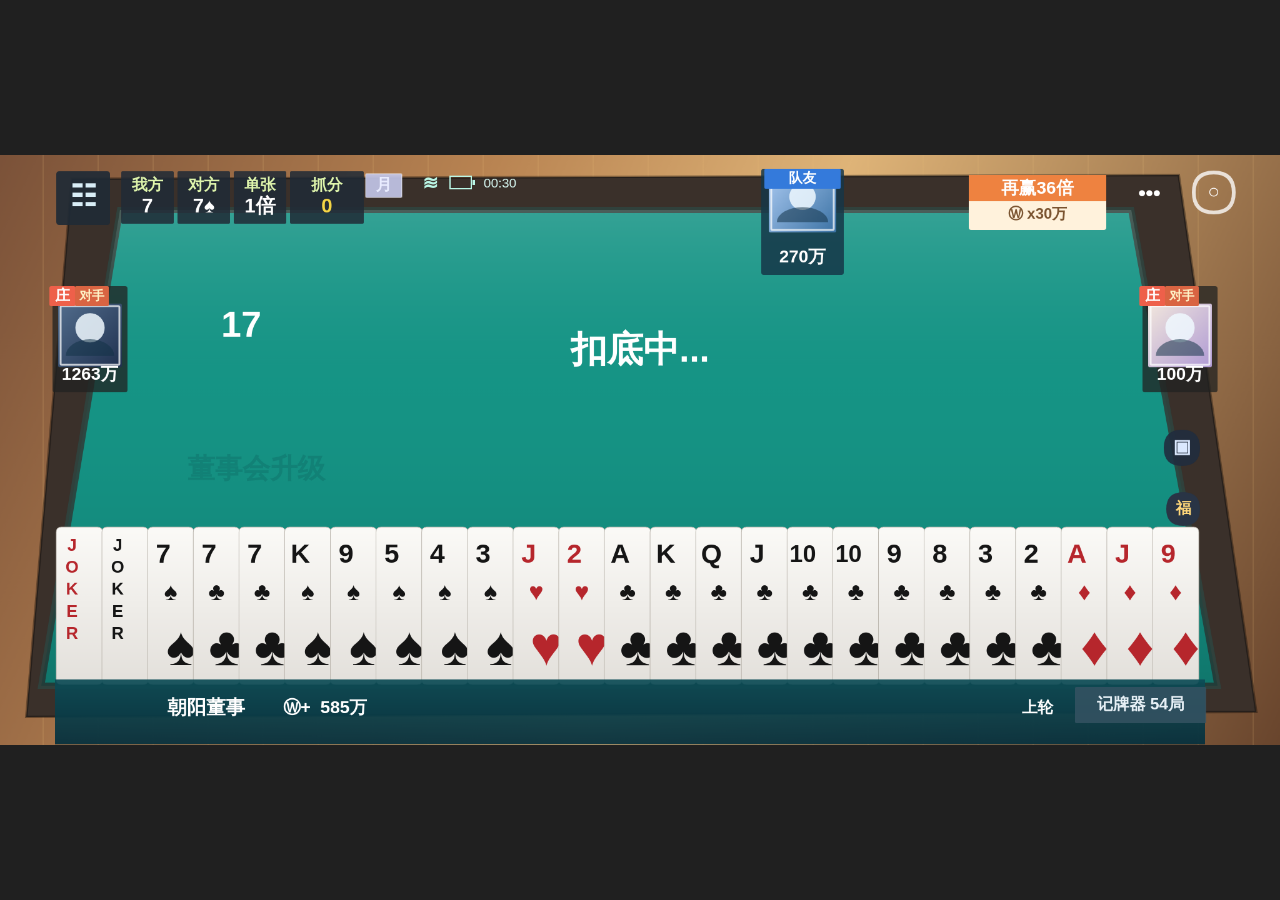
<file: boardroom-upgrade-miniprogram/_docs/preview-ui.html>
<!doctype html>
<html>
<head>
  <meta charset="utf-8">
  <meta name="viewport" content="width=device-width,initial-scale=1">
  <title>Boardroom Upgrade Minigame UI Preview</title>
  <style>
    html, body {
      margin: 0;
      width: 100%;
      height: 100%;
      background: #202020;
      display: grid;
      place-items: center;
    }
    canvas {
      width: min(100vw, 2048px);
      aspect-ratio: 2048 / 945;
      background: #111;
    }
  </style>
</head>
<body>
  <canvas id="preview" width="2048" height="945"></canvas>
  <script>
    const canvas = document.getElementById("preview");
    const ctx = canvas.getContext("2d");
    const s = 1, ox = 0, oy = 0;
    function rect(id,x,y,w,h){ return {id,x,y,w,h,right:x+w,bottom:y+h}; }
    function roundPath(x,y,w,h,r){ const rr=Math.min(r,w/2,h/2); ctx.beginPath(); ctx.moveTo(x+rr,y); ctx.lineTo(x+w-rr,y); ctx.quadraticCurveTo(x+w,y,x+w,y+rr); ctx.lineTo(x+w,y+h-rr); ctx.quadraticCurveTo(x+w,y+h,x+w-rr,y+h); ctx.lineTo(x+rr,y+h); ctx.quadraticCurveTo(x,y+h,x,y+h-rr); ctx.lineTo(x,y+rr); ctx.quadraticCurveTo(x,y,x+rr,y); ctx.closePath(); }
    function fillRound(b,r,c){ roundPath(b.x,b.y,b.w,b.h,r); ctx.fillStyle=c; ctx.fill(); }
    function strokeRound(b,r,c,l=1){ roundPath(b.x,b.y,b.w,b.h,r); ctx.strokeStyle=c; ctx.lineWidth=l; ctx.stroke(); }
    function text(v,x,y,size,c,align="center",weight="normal"){ ctx.font=`${weight} ${size}px Arial,sans-serif`; ctx.textAlign=align; ctx.textBaseline="middle"; ctx.fillStyle=c; ctx.fillText(String(v),x,y); }
    function fit(v,x,y,maxW,maxS,minS,c,align="center",weight="bold"){ let size=maxS; ctx.font=`${weight} ${size}px Arial,sans-serif`; while(size>minS && ctx.measureText(String(v)).width>maxW){size--; ctx.font=`${weight} ${size}px Arial,sans-serif`;} text(v,x,y,size,c,align,weight); }
    function poly(points, fill, stroke, line=1){ ctx.beginPath(); points.forEach((p,i)=>i?ctx.lineTo(p[0],p[1]):ctx.moveTo(p[0],p[1])); ctx.closePath(); if(fill){ctx.fillStyle=fill; ctx.fill();} if(stroke){ctx.strokeStyle=stroke; ctx.lineWidth=line; ctx.stroke();} }
    function drawCard(b, d){ const g=ctx.createLinearGradient(b.x,b.y,b.x,b.bottom); g.addColorStop(0,"#fbfaf7"); g.addColorStop(1,"#e3e0db"); fillRound(b,8,g); strokeRound(b,8,"#bdb8b0",1); const color=d[2]==="red"?"#b6262c":"#151515"; if(d[0]==="JOKER"){["J","O","K","E","R"].forEach((ch,i)=>text(ch,b.x+b.w*.34,b.y+b.h*(.12+i*.14),27,color,"center","bold"));} else {fit(d[0],b.x+b.w*.34,b.y+b.h*.18,b.w*.58,43,13,color); text(d[1],b.x+b.w*.5,b.y+b.h*.42,40,color,"center","bold"); if(b.w>58&&b.h>180) text(d[1],b.x+b.w*.72,b.y+b.h*.78,88,color,"center","bold");}}
    const hand=[["JOKER","","red"],["JOKER","","black"],["7","♠","black"],["7","♣","black"],["7","♣","black"],["K","♠","black"],["9","♠","black"],["5","♠","black"],["4","♠","black"],["3","♠","black"],["J","♥","red"],["2","♥","red"],["A","♣","black"],["K","♣","black"],["Q","♣","black"],["J","♣","black"],["10","♣","black"],["10","♣","black"],["9","♣","black"],["8","♣","black"],["3","♣","black"],["2","♣","black"],["A","♦","red"],["J","♦","red"],["9","♦","red"]];
    const bg=ctx.createLinearGradient(0,0,2048,945); bg.addColorStop(0,"#7b5239"); bg.addColorStop(.32,"#b98452"); bg.addColorStop(.55,"#dfb478"); bg.addColorStop(1,"#69452d"); ctx.fillStyle=bg; ctx.fillRect(0,0,2048,945);
    ctx.globalAlpha=.16; for(let x=-20;x<2120;x+=88){ctx.fillStyle=x%2?"#3f2418":"#e2b777"; ctx.fillRect(x,0,2,945);} ctx.globalAlpha=1;
    poly([[115,38],[1886,32],[2010,892],[42,900]],"#3a302a","rgba(0,0,0,.35)",4);
    poly([[192,88],[1810,88],[1948,850],[66,850]],"#169485","#30413c",10);
    const shade=ctx.createLinearGradient(0,0,0,945); shade.addColorStop(0,"rgba(255,255,255,.22)"); shade.addColorStop(.38,"rgba(18,150,135,.05)"); shade.addColorStop(1,"rgba(0,34,36,.36)"); poly([[192,88],[1810,88],[1948,850],[66,850]],shade,null);
    fillRound(rect("m",90,26,86,86),5,"rgba(32,43,54,.92)"); text("☷",133,69,48,"#d9eef7","center","bold");
    [["我方","7"],["对方","7♠"],["单张","1倍"],["抓分","0"]].forEach((p,i)=>{const b=rect("p",194+i*90,26,i===3?118:84,84); fillRound(b,2,"rgba(32,43,54,.86)"); fit(p[0],b.x+b.w/2,b.y+b.h*.27,b.w-8,25,11,"#dff5ac"); fit(p[1],b.x+b.w/2,b.y+b.h*.68,b.w-8,32,13,i===3?"#f4d545":"#fff");});
    fillRound(rect("month",585,30,58,38),2,"rgba(194,197,232,.92)"); strokeRound(rect("monthS",585,30,58,38),2,"rgba(255,255,255,.38)",2); text("月",614,49,26,"#e9ecff","center","bold"); text("≋",688,47,30,"#baf7e6","center","bold"); ctx.strokeStyle="#baf7e6"; ctx.lineWidth=2; ctx.strokeRect(720,34,34,20); ctx.fillStyle="#baf7e6"; ctx.fillRect(756,40,4,8); text("00:30",800,46,21,"#d5f5ef");
    fillRound(rect("promo",1550,32,220,88),4,"#fff2dc"); ctx.fillStyle="#ee8240"; ctx.fillRect(1550,32,220,42); fit("再赢36倍",1660,54,204,28,12,"#fff"); fit("Ⓦ x30万",1660,95,204,24,12,"#7a5430"); text("•••",1839,63,34,"#fff","center","bold"); strokeRound(rect("target",1910,28,64,64),32,"rgba(255,255,255,.78)",6); text("○",1942,60,32,"#fff","center","bold");
    fit("扣底中...",1024,315,520,58,22,"#fff");
    text("17",386,275,58,"#fff","center","bold");
    function avatarBox(a,t1,t2){ const g=ctx.createLinearGradient(a.x,a.y,a.right,a.bottom); g.addColorStop(0,t1); g.addColorStop(1,t2); fillRound(a,3,g); ctx.globalAlpha=.92; ctx.fillStyle="rgba(240,250,255,.92)"; ctx.beginPath(); ctx.arc(a.x+a.w*.5,a.y+a.h*.38,Math.min(a.w,a.h)*.23,0,Math.PI*2); ctx.fill(); ctx.fillStyle="rgba(18,49,71,.58)"; ctx.beginPath(); ctx.ellipse(a.x+a.w*.5,a.y+a.h*.82,a.w*.38,a.h*.26,0,Math.PI,Math.PI*2); ctx.fill(); ctx.globalAlpha=1; strokeRound(rect("as",a.x+4,a.y+4,a.w-8,a.h-8),2,"rgba(255,255,255,.72)",3); }
    function player(x,y,side,money,t1,t2){ fillRound(rect("p",x,y,120,170),4,"rgba(34,35,34,.76)"); const a=rect("a",x+9,y+28,102,102); avatarBox(a,t1,t2); fillRound(rect("t",x-5,y,42,32),3,"#ee604a"); text("庄",x+16,y+16,24,"#fff","center","bold"); fillRound(rect("s",x+36,y,54,32),2,"#d96442"); text(side,x+63,y+16,20,"#fff4c8","center","bold"); fit(money,x+60,y+142,112,28,12,"#fff");}
    player(84,210,"对手","1263万","#526d8d","#20314f"); player(1828,210,"对手","100万","#f2e7dd","#af9ad4");
    fillRound(rect("top",1218,22,132,170),4,"rgba(22,55,72,.85)"); avatarBox(rect("topa",1230,32,108,92),"#a8c8f0","#3b72a4"); fillRound(rect("tag",1223,22,122,32),2,"#347adb"); text("队友",1284,38,22,"#fff","center","bold"); text("270万",1284,164,28,"#fff","center","bold");
    ctx.globalAlpha=.18; text("董事会升级",410,505,44,"#083c40","center","bold"); ctx.globalAlpha=1;
    fillRound(rect("chat",1862,440,58,58),29,"rgba(33,45,63,.9)"); text("▣",1891,469,30,"#dbe9ff","center","bold"); fillRound(rect("god",1866,540,54,54),27,"#293445"); text("福",1893,567,25,"#ffd77a","center","bold");
    const step=(1828-74)/(hand.length-1); hand.forEach((c,i)=>drawCard(rect("h",90+i*step,596,74,252),c));
    const bar=ctx.createLinearGradient(0,840,0,945); bar.addColorStop(0,"rgba(12,76,86,.92)"); bar.addColorStop(1,"rgba(7,48,61,.95)"); ctx.fillStyle=bar; ctx.fillRect(88,840,1840,104);
    fit("朝阳董事",330,886,180,31,14,"#fff"); text("Ⓦ+  585万",520,886,28,"#fff","center","bold"); text("上轮",1660,886,25,"#fff","center","bold"); fillRound(rect("r",1720,852,210,58),2,"rgba(54,83,99,.82)"); fit("记牌器 54局",1825,881,198,26,12,"#e7f0f6");
  </script>
</body>
</html>
</file>
